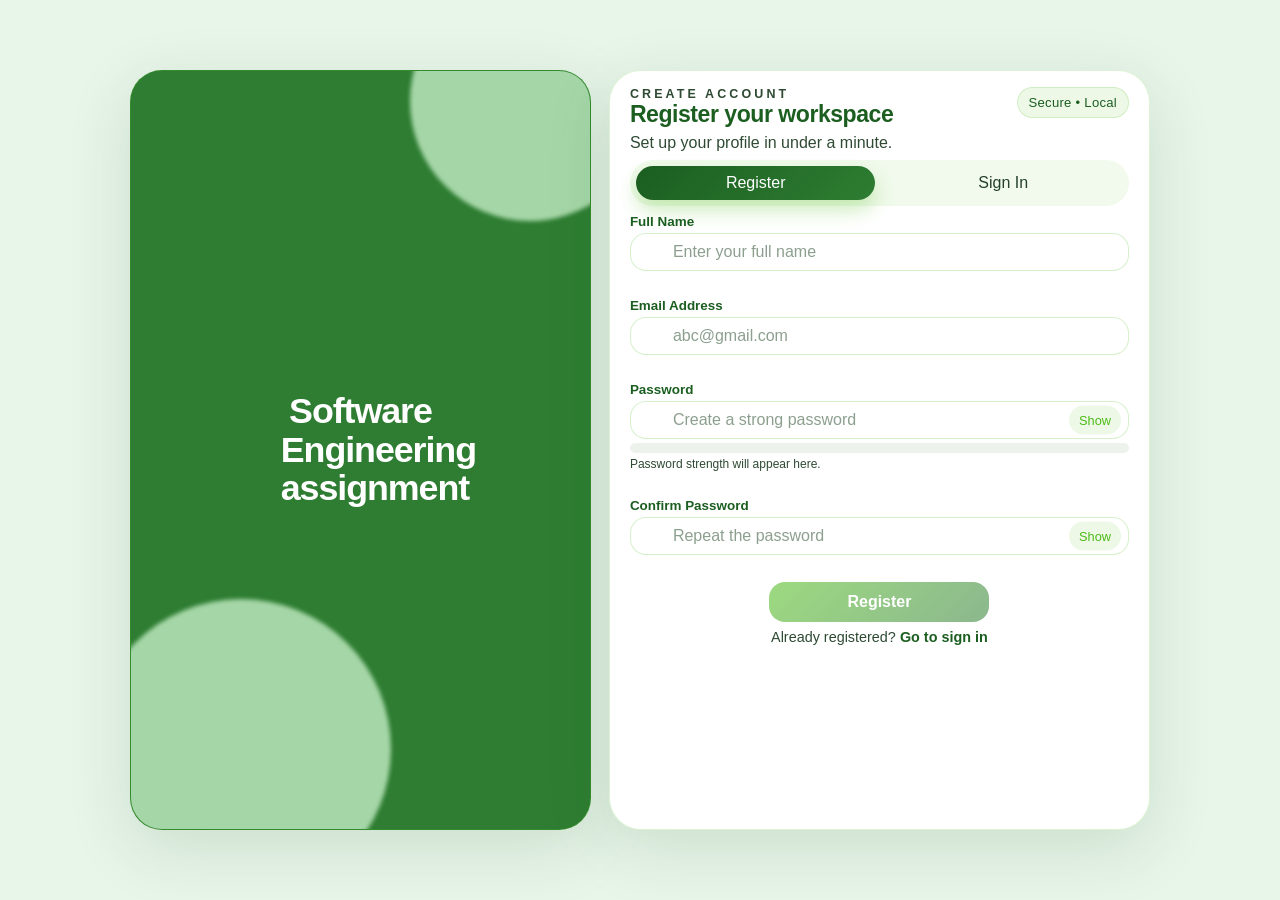
<file: index.html>
<!DOCTYPE html>
<html lang="en">
<head>
  <meta charset="UTF-8" />
  <meta name="viewport" content="width=device-width, initial-scale=1.0" />
  <meta name="theme-color" content="#4CBB17" />
  <title>login / signup</title>
  <link rel="stylesheet" href="styles.css" />
</head>
<body class="auth-body">
  <main class="auth-shell">
    <section class="hero-panel" aria-label="Product introduction">
      <div class="hero-copy-wrap">
        <h1>Software Engineering assignment</h1>
      </div>
    </section>

    <section class="auth-panel">
      <div class="auth-card">
        <div class="auth-header">
          <div>
            <p class="eyebrow" id="ae">Create account</p>
            <h2 id="at">Register your workspace</h2>
            <p id="asb">Set up your profile in under a minute.</p>
          </div>
          <div class="auth-pill">Secure • Local</div>
        </div>

        <div id="al" class="alert" role="status" aria-live="polite" hidden></div>

        <div class="tab-row" role="group" aria-label="Authentication mode selector">
          <button type="button" class="tab active" data-mode="register" id="rt">Register</button>
          <button type="button" class="tab" data-mode="signin" id="st">Sign In</button>
        </div>

        <form id="rf" class="form-stack" novalidate>
          <div class="fg">
            <label for="fullName">Full Name</label>
            <div class="field-shell">
              <!-- <span class="field-icon">✦</span> -->
              <input id="fullName" name="fullName" type="text" autocomplete="name" placeholder="Enter your full name" />
            </div>
            <small class="fm" id="fnm"></small>
          </div>

          <div class="fg">
            <label for="registerEmail">Email Address</label>
            <div class="field-shell">
              <!-- <span class="field-icon">✉</span> -->
              <input id="registerEmail" name="email" type="email" autocomplete="email" placeholder="abc@gmail.com" />
            </div>
            <small class="fm" id="rem"></small>
          </div>

          <div class="fg">
            <label for="registerPassword">Password</label>
            <div class="field-shell pf">
              <!-- <span class="field-icon">🔐</span> -->
              <input id="registerPassword" name="password" type="password" autocomplete="new-password" placeholder="Create a strong password" />
              <button type="button" class="ib" data-target="registerPassword">Show</button>
            </div>
            <div class="sm" aria-hidden="true">
              <div id="sbar" class="sb"></div>
            </div>
            <p id="stx" class="st">Password strength will appear here.</p>
            <small class="fm" id="rpm"></small>
          </div>

          <div class="fg">
            <label for="confirmPassword">Confirm Password</label>
            <div class="field-shell pf">
              <!-- <span class="field-icon">🔒</span> -->
              <input id="confirmPassword" name="confirmPassword" type="password" autocomplete="new-password" placeholder="Repeat the password" />
              <button type="button" class="ib" data-target="confirmPassword">Show</button>
            </div>
            <small class="fm" id="cpm"></small>
          </div>

          <button id="rb" class="pb" type="submit" disabled>Register</button>
          <p class="sc">Already registered? <button type="button" class="tt" id="gs">Go to sign in</button></p>
        </form>

        <form id="sf" class="form-stack hidden" novalidate>
          <div class="fg">
            <label for="signinEmail">Email Address</label>
            <div class="field-shell">
              <!-- <span class="field-icon">✉</span> -->
              <input id="signinEmail" name="email" type="email" autocomplete="email" placeholder="alex@company.com" />
            </div>
            <small class="fm" id="sem"></small>
          </div>

          <div class="fg">
            <label for="signinPassword">Password</label>
            <div class="field-shell pf">
              <!-- <span class="field-icon">🔐</span> -->
              <input id="signinPassword" name="password" type="password" autocomplete="current-password" placeholder="Enter your password" />
              <button type="button" class="ib" data-target="signinPassword">Show</button>
            </div>
            <small class="fm" id="spm"></small>
          </div>

          <div class="meta">
            <label class="cb">
              <input id="rm" type="checkbox" />
              <span>Remember me</span>
            </label>
            <button type="button" class="tt" id="fpb">Forgot Password?</button>
          </div>

          <button id="sb" class="pb" type="submit">Sign In</button>
          <p class="sc">Need an account? <button type="button" class="tt" id="gr">Create one</button></p>
        </form>

      </div>
    </section>
  </main>

  <div id="md" class="md hidden" role="dialog" aria-modal="true" aria-labelledby="ft">
    <div class="mc">
      <div class="mh">
        <div>
          <p class="eyebrow">Reset access</p>
          <h2 id="ft">Forgot password</h2>
        </div>
        <button type="button" class="ib cbt" id="cf" aria-label="Close reset dialog">Close</button>
      </div>

      <div id="fse" class="ms">
        <p class="mcp">Enter the email that was used during registration.</p>
        <div class="fg">
          <label for="resetEmail">Registered Email</label>
          <div class="field-shell">
            <span class="field-icon">✉</span>
            <input id="resetEmail" type="email" placeholder="alex@company.com" />
          </div>
          <small class="fm" id="remm"></small>
        </div>
        <button type="button" class="pb" id="vre">Continue</button>
      </div>

      <div id="fsp" class="ms hidden">
        <p class="mcp">Set a new password for your account.</p>
        <div class="fg">
          <label for="newPassword">New Password</label>
          <div class="field-shell pf">
            <span class="field-icon">🔐</span>
            <input id="newPassword" type="password" autocomplete="new-password" placeholder="Create a new password" />
            <button type="button" class="ib" data-target="newPassword">Show</button>
          </div>
          <small class="fm" id="npm"></small>
        </div>
        <div class="fg">
          <label for="confirmNewPassword">Confirm New Password</label>
          <div class="field-shell pf">
            <span class="field-icon">🔒</span>
            <input id="confirmNewPassword" type="password" autocomplete="new-password" placeholder="Repeat the new password" />
            <button type="button" class="ib" data-target="confirmNewPassword">Show</button>
          </div>
          <small class="fm" id="cnpm"></small>
        </div>
        <button type="button" class="pb" id="upb">Update Password</button>
      </div>
    </div>
  </div>

  <div id="lo" class="lo hidden" aria-hidden="true">
    <div class="lc">
      <div class="sp"></div>
      <p>Verifying credentials...</p>
    </div>
  </div>

  <script src="app.js"></script>
</body>
</html>
</file>
<file: styles.css>
﻿:root {
  color-scheme: light;
  --bg: #F1F8E9;
  --bg-strong: #E8F5E9;
  --panel: rgba(255, 255, 255, 0.88);
  --panel-strong: #ffffff;
  --line: rgba(76, 187, 23, 0.22);
  --text: #1B5E20;
  --muted: #2E4A33;
  --primary: #4CBB17;
  --secondary: #66BB6A;
  --accent: #2E7D32;
  --success: #2E7D32;
  --danger: #C62828;
  --warning: #F9A825;
  --shadow: 0 18px 65px rgba(27, 94, 32, 0.14);
  --radius-xl: 32px;
  --radius-lg: 22px;
  --radius-md: 16px;
  --radius-sm: 12px;
}

* {
  box-sizing: border-box;
}

html,
body {
  margin: 0;
  min-height: 100%;
}

body {
  font-family: Inter, "Segoe UI", Arial, sans-serif;
  color: var(--text);
  background-color: #E8F5E9;
}

button,
input {
  font: inherit;
}

button {
  cursor: pointer;
}

.hidden {
  display: none !important;
}

.auth-body {
  min-height: 100vh;
  padding: 12px;
  display: grid;
  place-items: center;
  overflow: hidden;
}

.auth-shell {
  width: min(1020px, 100%);
  display: grid;
  grid-template-columns: 0.92fr 1.08fr;
  gap: 18px;
  height: min(760px, calc(100vh - 24px));
  animation: fadeUp 0.7s ease both;
}

.hero-panel,
.auth-card,
.mc,
.lc {
  backdrop-filter: blur(18px) saturate(140%);
  border: 1px solid var(--line);
  box-shadow: var(--shadow);
}

.hero-panel {
  position: relative;
  overflow: hidden;
  border-radius: var(--radius-xl);
  padding: 26px;
  color: #ffffff;
  background-color: #2E7D32;
  display: flex;
  align-items: center;
  justify-content: center;
  text-align: center;
  min-height: 0;
  height: 100%;
}

.hero-panel::before,
.hero-panel::after {
  content: "";
  position: absolute;
  border-radius: 50%;
  filter: blur(2px);
  pointer-events: none;
}

.hero-panel::before {
  top: -90px;
  right: -60px;
  width: 240px;
  height: 240px;
  background: #A5D6A7;
}

.hero-panel::after {
  bottom: -70px;
  left: -40px;
  width: 300px;
  height: 300px;
  background: #A5D6A7;
}

.hero-top {
  position: relative;
  z-index: 1;
  display: flex;
  justify-content: space-between;
  align-items: center;
}

.brand-mark {
  width: 56px;
  height: 56px;
  display: grid;
  place-items: center;
  border-radius: 18px;
  background: rgba(255, 255, 255, 0.2);
  color: #ffffff;
  font-weight: 800;
  letter-spacing: 0.14em;
  border: 1px solid rgba(255, 255, 255, 0.3);
  box-shadow: inset 0 1px 0 rgba(255, 255, 255, 0.24);
}

.hero-pill,
.auth-pill {
  display: inline-flex;
  align-items: center;
  padding: 8px 12px;
  border-radius: 999px;
  border: 1px solid rgba(255, 255, 255, 0.24);
  background: rgba(255, 255, 255, 0.14);
  font-size: 0.82rem;
  letter-spacing: 0.02em;
}

.hero-copy-wrap {
  position: relative;
  z-index: 1;
  max-width: 420px;
}

.eyebrow {
  margin: 0 0 10px;
  font-size: 0.78rem;
  font-weight: 700;
  letter-spacing: 0.25em;
  text-transform: uppercase;
  color: rgba(255, 255, 255, 0.82);
}

.hero-panel h1 {
  margin: 0;
  font-size: clamp(1.8rem, 2.8vw, 2.6rem);
  line-height: 1.08;
  letter-spacing: -0.03em;
  max-width: 8ch;
}

.hero-copy {
  margin: 16px 0 0;
  max-width: 52ch;
  font-size: 1.03rem;
  line-height: 1.75;
  color: rgba(255, 255, 255, 0.83);
}

.hero-list {
  display: grid;
  gap: 14px;
  margin-top: 24px;
}

.feature-item {
  display: grid;
  grid-template-columns: auto 1fr;
  gap: 14px;
  align-items: start;
  padding: 16px 18px;
  border-radius: var(--radius-md);
  background: rgba(255, 255, 255, 0.12);
  border: 1px solid rgba(255, 255, 255, 0.18);
}

.feature-item h2 {
  margin: 0 0 4px;
  font-size: 1rem;
}

.feature-item p {
  margin: 0;
  color: rgba(255, 255, 255, 0.8);
  line-height: 1.6;
}

.feature-index {
  display: inline-grid;
  place-items: center;
  min-width: 36px;
  height: 36px;
  border-radius: 12px;
  background: rgba(255, 255, 255, 0.18);
  font-size: 0.83rem;
  font-weight: 700;
}

.auth-panel {
  display: flex;
  align-items: center;
  min-height: 0;
  /* height: 100vh;
  width: 100vw; */
}

.auth-card {
  width: 100%;
  padding: 16px 20px 14px;
  border-radius: var(--radius-xl);
  background-color: #ffffff;
  border-color: rgba(76, 187, 23, 0.18);
  height: 100%;
  min-height: 0;
  display: flex;
  flex-direction: column;
}

.auth-header {
  display: flex;
  justify-content: space-between;
  align-items: flex-start;
  gap: 12px;
  margin-bottom: 8px;
}

.auth-header h2 {
  margin: 0 0 6px;
  font-size: clamp(1.35rem, 1.8vw, 1.8rem);
  letter-spacing: -0.02em;
}

.auth-header p {
  margin: 0;
  color: var(--muted);
}

.auth-pill {
  padding: 7px 11px;
  background: rgba(76, 187, 23, 0.1);
  border-color: rgba(76, 187, 23, 0.18);
  color: #1B5E20;
}

.alert {
  margin-bottom: 8px;
  padding: 9px 12px;
  border-radius: var(--radius-md);
  border: 1px solid transparent;
  font-size: 0.9rem;
  animation: slideFade 0.2s ease;
}

.alert.success {
  background: rgba(76, 187, 23, 0.12);
  border-color: rgba(76, 187, 23, 0.24);
  color: #1B5E20;
}

.alert.error {
  background: rgba(198, 40, 40, 0.08);
  border-color: rgba(198, 40, 40, 0.22);
  color: #B71C1C;
}

.tab-row {
  display: grid;
  grid-template-columns: 1fr 1fr;
  gap: 8px;
  padding: 6px;
  margin-bottom: 8px;
  border-radius: 999px;
  background: rgba(76, 187, 23, 0.08);
}

.tab {
  border: 0;
  background: transparent;
  padding: 8px 12px;
  border-radius: 999px;
  color: #24402A;
  transition: all 0.2s ease;
}

.tab.active {
  background: linear-gradient(135deg, #1B5E20, #2E7D32);
  color: #ffffff;
  box-shadow: 0 10px 20px rgba(76, 187, 23, 0.28);
}

.form-stack {
  display: grid;
  gap: 7px;
}

.form-stack .pb {
  width: min(220px, 100%);
  justify-self: center;
  margin-top: 0;
  box-shadow: 0 12px 24px rgba(76, 187, 23, 0.26);
}

.fg {
  display: grid;
  gap: 4px;
}

label {
  font-size: 0.84rem;
  color: #1B5E20;
  font-weight: 600;
}

.field-shell {
  position: relative;
}

.field-shell input {
  width: 100%;
  border: 1px solid rgba(76, 187, 23, 0.22);
  border-radius: 16px;
  background: rgba(255, 255, 255, 0.95);
  color: var(--text);
  padding: 9px 14px 9px 42px;
  outline: none;
  transition: border-color 0.2s ease, box-shadow 0.2s ease, transform 0.2s ease;
}

.field-shell input::placeholder {
  color: rgba(79, 107, 82, 0.65);
}

.field-shell input:focus {
  border-color: rgba(76, 187, 23, 0.55);
  box-shadow: 0 0 0 4px rgba(76, 187, 23, 0.14);
}

.field-shell input.invalid {
  border-color: rgba(198, 40, 40, 0.6);
  box-shadow: 0 0 0 4px rgba(198, 40, 40, 0.1);
}

.field-shell input.valid {
  border-color: rgba(46, 125, 50, 0.6);
}

.field-icon {
  position: absolute;
  left: 14px;
  top: 50%;
  transform: translateY(-50%);
  color: var(--primary);
  font-size: 0.95rem;
  pointer-events: none;
}

.pf input {
  padding-right: 70px;
}

.ib {
  position: absolute;
  top: 50%;
  right: 8px;
  transform: translateY(-50%);
  border: 0;
  border-radius: 999px;
  padding: 7px 10px;
  background: rgba(76, 187, 23, 0.1);
  color: var(--primary);
  font-size: 0.8rem;
}

.ib:hover {
  background: rgba(76, 187, 23, 0.18);
}

.fm {
  min-height: 16px;
  font-size: 0.75rem;
  color: var(--muted);
}

.fm.error {
  color: #B71C1C;
}

.fm.success {
  color: #1B5E20;
}

.sm {
  height: 10px;
  border-radius: 999px;
  background: rgba(27, 94, 32, 0.08);
  overflow: hidden;
}

.sb {
  height: 100%;
  width: 0;
  border-radius: inherit;
  transition: width 0.25s ease, background 0.25s ease;
}

.sb.weak {
  width: 32%;
  background: linear-gradient(90deg, #C62828, #F9A825);
}

.sb.fair {
  width: 64%;
  background: linear-gradient(90deg, #F9A825, #4CBB17);
}

.sb.strong {
  width: 100%;
  background: linear-gradient(90deg, #4CBB17, #2E7D32);
}

.st {
  margin: 0;
  font-size: 0.75rem;
  color: var(--muted);
}

.pb {
  border: 0;
  border-radius: 16px;
  padding: 11px 16px;
  color: #ffffff;
  font-weight: 700;
  background: linear-gradient(135deg, var(--primary), var(--accent));
  box-shadow: 0 14px 28px rgba(76, 187, 23, 0.28);
  transition: transform 0.2s ease, filter 0.2s ease, opacity 0.2s ease;
}

.pb:hover:not(:disabled) {
  transform: translateY(-2px);
  filter: brightness(1.03);
}

.pb:disabled {
  opacity: 0.55;
  cursor: not-allowed;
  box-shadow: none;
}

.sc {
  margin: 0;
  text-align: center;
  font-size: 0.9rem;
  color: var(--muted);
}

.tt {
  border: 0;
  background: none;
  padding: 0;
  color: #1B5E20;
  font-weight: 700;
}

.meta {
  display: flex;
  align-items: center;
  justify-content: space-between;
  gap: 10px;
}

.cb {
  display: inline-flex;
  align-items: center;
  gap: 10px;
  color: var(--muted);
  font-size: 0.94rem;
}

.cb input {
  width: 18px;
  height: 18px;
  accent-color: var(--primary);
}

form.hidden {
  display: none;
}

.md {
  position: fixed;
  inset: 0;
  display: grid;
  place-items: center;
  padding: 20px;
  background: rgba(15, 23, 42, 0.5);
  backdrop-filter: blur(8px);
}

.mc {
  max-width: 520px;
  padding: 24px;
  border-radius: var(--radius-xl);
  background: rgba(255, 255, 255, 0.92);
  animation: popIn 0.28s ease;
}

.mh {
  display: flex;
  align-items: flex-start;
  justify-content: space-between;
  gap: 16px;
  margin-bottom: 16px;
}

.mh h2 {
  margin: 4px 0 0;
}

.cbt {
  position: static;
  transform: none;
}

.ms {
  display: grid;
  gap: 14px;
}

.mcp {
  margin: 0;
  line-height: 1.7;
  color: var(--muted);
}

.lo {
  position: fixed;
  inset: 0;
  display: grid;
  place-items: center;
  background: rgba(15, 23, 42, 0.48);
  backdrop-filter: blur(7px);
}

.lc {
  width: min(92vw, 320px);
  border-radius: 24px;
  background: rgba(255, 255, 255, 0.92);
  padding: 26px;
  text-align: center;
}

.sp {
  width: 46px;
  height: 46px;
  margin: 0 auto 14px;
  border-radius: 50%;
  border: 4px solid rgba(76, 187, 23, 0.14);
  border-top-color: var(--primary);
  animation: spin 0.9s linear infinite;
}

.dashboard-shell {
  min-height: 100vh;
  padding: 24px;
  display: grid;
  place-items: center;
}

.dashboard-card {
  width: min(1120px, 100%);
  border-radius: var(--radius-xl);
  padding: 22px;
  background: rgba(255, 255, 255, 0.78);
  backdrop-filter: blur(24px) saturate(140%);
  border: 1px solid var(--line);
  box-shadow: var(--shadow);
}

.dashboard-nav {
  display: flex;
  justify-content: space-between;
  align-items: center;
  margin-bottom: 18px;
}

.dashboard-nav .brand-mark {
  width: 42px;
  height: 42px;
  border-radius: 14px;
  /* background: linear-gradient(135deg, #0F3D18, #1B5E20); */
  color: #ffffff;
}

.nav-actions {
  display: flex;
  align-items: center;
  gap: 10px;
}

.nav-actions .chip {
  padding: 8px 12px;
  border-radius: 999px;
  background: #1B5E20;
  color: #ffffff;
  font-size: 0.84rem;
  font-weight: 600;
}

.primary-button,
.secondary-button {
  border: 0;
  border-radius: 999px;
  padding: 10px 14px;
  font-weight: 700;
}

.primary-button {
  color: #ffffff;
  background: linear-gradient(135deg, #0F3D18, #1B5E20);
}

.secondary-button {
  color: var(--primary);
  background: rgba(76, 187, 23, 0.1);
}

.dashboard-grid {
  display: grid;
  grid-template-columns: 1fr;
  gap: 18px;
}

.greeting-card,
.sidebar-card,
.stat-card {
  border-radius: var(--radius-lg);
  border: 1px solid rgba(76, 187, 23, 0.16);
  background: rgba(255, 255, 255, 0.82);
}

.greeting-card {
  padding: 26px;
}

.greeting-badge {
  display: inline-flex;
  padding: 7px 11px;
  border-radius: 999px;
  background: rgba(76, 187, 23, 0.12);
  color: #1B5E20;
  font-size: 0.8rem;
  font-weight: 700;
  margin-bottom: 12px;
}

.greeting-card h1 {
  margin: 0 0 10px;
  font-size: clamp(1.7rem, 2.5vw, 2.4rem);
  line-height: 1.1;
}

.dashboard-copy {
  margin: 0;
  color: var(--muted);
  line-height: 1.7;
}

.quick-actions {
  display: flex;
  flex-wrap: wrap;
  gap: 10px;
  margin-top: 16px;
}

.stats-grid {
  display: grid;
  grid-template-columns: repeat(2, minmax(0, 1fr));
  gap: 14px;
  margin-top: 16px;
}

.stat-card {
  padding: 18px;
  transition: transform 0.2s ease, box-shadow 0.2s ease;
}

.stat-card:hover {
  transform: translateY(-2px);
  box-shadow: 0 12px 30px rgba(27, 94, 32, 0.12);
}

.stat-card h3 {
  margin: 0 0 8px;
  font-size: 0.95rem;
  color: var(--muted);
}

.stat-card p {
  margin: 0;
  font-size: 1.2rem;
  font-weight: 800;
  color: var(--text);
}

.sidebar-card {
  padding: 20px;
}

.avatar {
  width: 54px;
  height: 54px;
  border-radius: 18px;
  display: grid;
  place-items: center;
  background: linear-gradient(135deg, var(--primary), var(--accent));
  color: #ffffff;
  font-size: 1.2rem;
  font-weight: 800;
  margin-bottom: 14px;
}

.sidebar-card h3 {
  margin: 0 0 8px;
}

.sidebar-card p,
.sidebar-card li {
  color: var(--muted);
  line-height: 1.7;
}

.sidebar-card ul {
  padding-left: 18px;
  margin: 10px 0 0;
}

@keyframes spin {
  to {
    transform: rotate(360deg);
  }
}

@keyframes popIn {
  from {
    transform: translateY(14px) scale(0.98);
    opacity: 0;
  }
  to {
    transform: translateY(0) scale(1);
    opacity: 1;
  }
}

@keyframes slideFade {
  from {
    transform: translateY(8px);
    opacity: 0;
  }
  to {
    transform: translateY(0);
    opacity: 1;
  }
}

@keyframes fadeUp {
  from {
    transform: translateY(10px);
    opacity: 0;
  }
  to {
    transform: translateY(0);
    opacity: 1;
  }
}

@media (max-width: 560px) {
  .auth-shell {
    grid-template-columns: 1fr;
    height: auto;
  }

  /* .hero-panel {
    min-height: 280px;
  } */

  .dashboard-grid {
    grid-template-columns: 1fr;
  }
}

@media (max-width: 560px) {
  .auth-body,
  .dashboard-shell {
    padding: 12px;
    overflow: auto;
  }

  .auth-shell {
    height: auto;
  }

  .hero-panel,
  .auth-card,
  .dashboard-card,
  .mc {
    border-radius: 24px;
  }

  .hero-panel {
    padding: 24px;
  }

  .hero-panel h1 {
    max-width: 12ch;
  }

  .auth-card {
    padding: 20px;
  }

  .auth-header,
  .dashboard-nav {
    flex-direction: column;
    align-items: flex-start;
  }

  .tab-row {
    border-radius: 18px;
  }

  .field-shell input {
    padding: 12px 14px 12px 40px;
  }

  .meta {
    flex-direction: column;
    align-items: flex-start;
  }

  .stats-grid {
    grid-template-columns: 1fr;
  }
}
</file>
